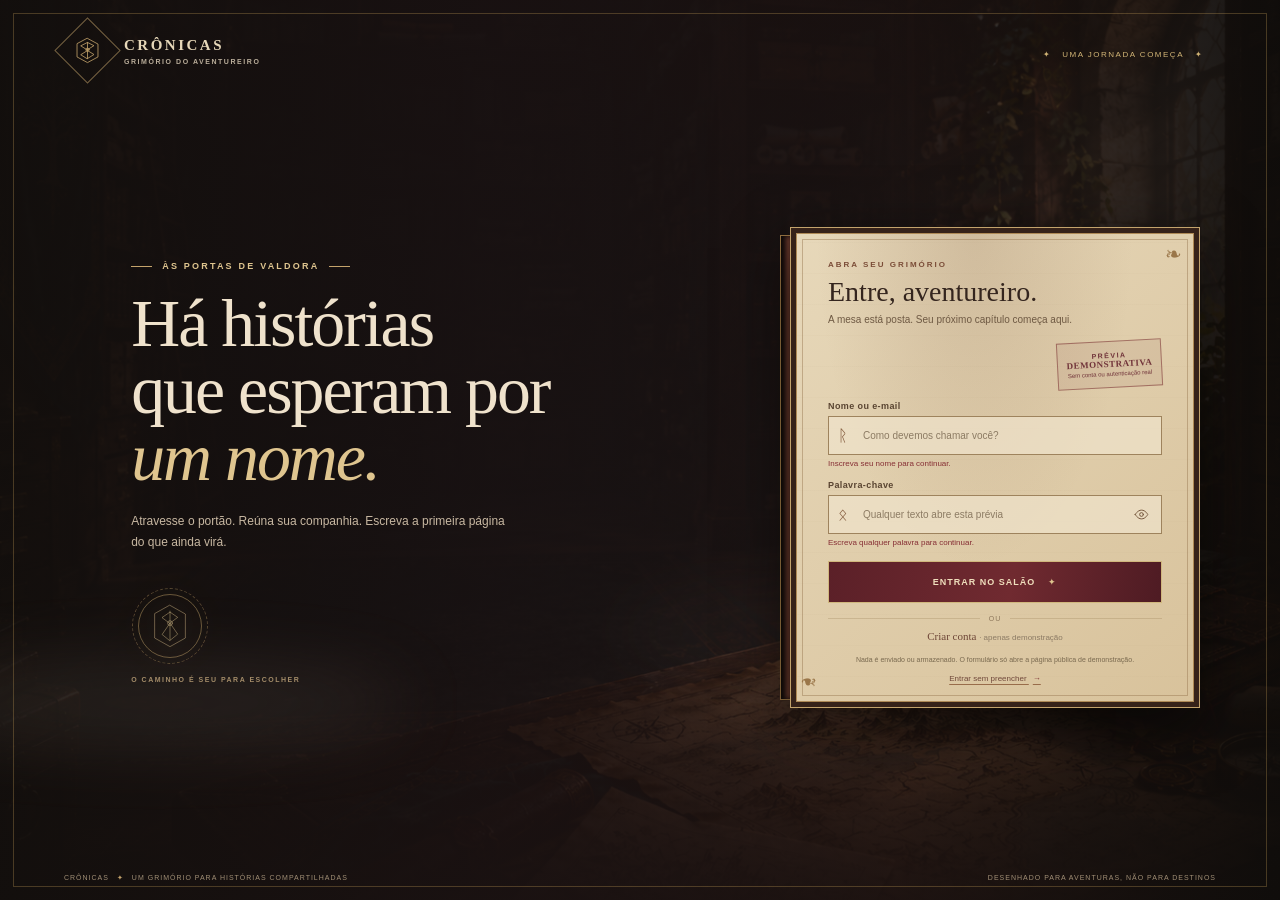
<file: frontend/login.html>
<!doctype html>
<html lang="pt-BR">
  <head>
    <meta charset="UTF-8" />
    <meta name="viewport" content="width=device-width, initial-scale=1.0" />
    <meta name="theme-color" content="#171310" />
    <meta name="description" content="Abra o grimório e entre no salão de aventuras de Crônicas." />
    <title>O chamado — Crônicas</title>
    <link rel="stylesheet" href="styles.css" />
    <script src="app.js" defer></script>
  </head>
  <body class="login-page">
    <main class="login-world">
      <img class="login-castle" src="assets/images/Arquivo Medieval à Luz Dourada.png" alt="Arquivo medieval com mapas e livros iluminados por uma janela dourada" />
      <div class="login-vignette" aria-hidden="true"></div>
      <div class="login-mist mist-one" aria-hidden="true"></div><div class="login-mist mist-two" aria-hidden="true"></div>
      <a class="login-brand" href="index.html" aria-label="Crônicas">
        <span class="brand-seal" aria-hidden="true"><svg viewBox="0 0 36 36"><path d="M18 3 31 10v16l-13 7L5 26V10z"/><path d="M18 8v20M10 12l8-4 8 4-8 5zM10 23l8-5 8 5-8 5z"/><circle cx="18" cy="17" r="2"/></svg></span>
        <span class="brand-word">CRÔNICAS<small>GRIMÓRIO DO AVENTUREIRO</small></span>
      </a>
      <div class="login-edition">✦ <span>UMA JORNADA COMEÇA</span> ✦</div>
      <section class="login-composition" aria-label="Entrada demonstrativa">
        <div class="portal-copy">
          <p class="eyebrow-light"><span></span> ÀS PORTAS DE VALDORA <span></span></p>
          <h1>Há histórias<br />que esperam por<br /><em>um nome.</em></h1>
          <p class="portal-description">Atravesse o portão. Reúna sua companhia. Escreva a primeira página do que ainda virá.</p>
          <div class="portal-crest" aria-hidden="true"><span class="crest-orbit"></span><svg viewBox="0 0 100 100"><path d="M50 7 82 25v50L50 93 18 75V25z"/><path d="M50 19v60M34 32l16-11 16 11-16 12zM34 67l16-23 16 23-16 13z"/><circle cx="50" cy="44" r="5"/></svg></div>
          <span class="portal-caption">O CAMINHO É SEU PARA ESCOLHER</span>
        </div>

        <div class="login-book" id="login-book">
          <div class="book-spine" aria-hidden="true"></div>
          <div class="book-content">
            <p class="eyebrow">ABRA SEU GRIMÓRIO</p>
            <h2>Entre, aventureiro.</h2>
            <p class="book-intro">A mesa está posta. Seu próximo capítulo começa aqui.</p>
            <div class="demo-seal"><span>PRÉVIA</span><b>DEMONSTRATIVA</b><small>Sem conta ou autenticação real</small></div>
            <form class="login-form" id="demo-login" action="index.html" method="post" novalidate>
              <div class="field" data-field="identifier">
                <label class="field-label" for="identifier">Nome ou e-mail</label>
                <div class="input-wrap"><span class="field-rune" aria-hidden="true">ᚱ</span><input class="book-input" id="identifier" name="identifier" type="text" autocomplete="username" placeholder="Como devemos chamar você?" required aria-describedby="identifier-error" /></div>
                <span class="field-error" id="identifier-error">Inscreva seu nome para continuar.</span>
              </div>
              <div class="field" data-field="password">
                <label class="field-label" for="password">Palavra-chave</label>
                <div class="input-wrap"><span class="field-rune" aria-hidden="true">ᛟ</span><input class="book-input" id="password" name="password" type="password" autocomplete="current-password" placeholder="Qualquer texto abre esta prévia" required aria-describedby="password-error" /><button class="password-toggle" type="button" aria-label="Mostrar senha" aria-pressed="false"><svg viewBox="0 0 24 24"><path d="M2 12s3.5-7 10-7 10 7 10 7-3.5 7-10 7S2 12 2 12Z"/><circle cx="12" cy="12" r="3"/></svg></button></div>
                <span class="field-error" id="password-error">Escreva qualquer palavra para continuar.</span>
              </div>
              <p class="login-message" id="login-message" role="status" aria-live="polite"></p>
              <button class="login-submit" type="submit">Entrar no salão <span aria-hidden="true">✦</span></button>
            </form>
            <div class="book-divider"><span>OU</span></div>
            <button class="create-account" type="button" data-demo-action="Criar conta">Criar conta <span>· apenas demonstração</span></button>
            <p class="login-safety">Nada é enviado ou armazenado. O formulário só abre a página pública de demonstração.</p>
            <a class="direct-entry" href="index.html">Entrar sem preencher <span aria-hidden="true">→</span></a>
          </div>
          <span class="book-corner book-corner-top" aria-hidden="true">❧</span><span class="book-corner book-corner-bottom" aria-hidden="true">❧</span>
        </div>
      </section>
      <footer class="login-footer"><span>CRÔNICAS <b>✦</b> UM GRIMÓRIO PARA HISTÓRIAS COMPARTILHADAS</span><span>DESENHADO PARA AVENTURAS, NÃO PARA DESTINOS</span></footer>
    </main>
    <div class="toast" role="status" aria-live="polite"></div>
  </body>
</html>
</file>
<file: frontend/styles.css>
:root {
  color-scheme: dark;
  font-family: "Segoe UI", Arial, sans-serif;
  font-synthesis: none;
  text-rendering: optimizeLegibility;
  --ink: #171310;
  --ink-soft: #211a17;
  --wine: #5b2028;
  --wine-light: #78313a;
  --gold: #c4a36b;
  --gold-light: #dfc58f;
  --paper: #e6d7b8;
  --paper-light: #f1e6cf;
  --leather: #38291f;
  --muted: #b9ad9a;
  --muted-dark: #85796b;
  --line: #594637;
  --serif: Georgia, "Times New Roman", serif;
  --sans: "Segoe UI", Arial, sans-serif;
  --ease-ritual: cubic-bezier(.2, .75, .25, 1);
  --motion-short: 180ms;
  --motion-page: 620ms;
  --shadow-deep: 0 24px 70px #090706a8;
}

* { box-sizing: border-box; }
html { scroll-behavior: smooth; }
body { margin: 0; min-width: 320px; min-height: 100vh; background: var(--ink); color: var(--paper); }
button, input, select, textarea { font: inherit; }
button { color: inherit; }
a { color: inherit; }
button:focus-visible, a:focus-visible, input:focus-visible, select:focus-visible, textarea:focus-visible { outline: 2px solid var(--gold-light); outline-offset: 4px; }
[hidden] { display: none !important; }
.icon-definitions { position: absolute; width: 0; height: 0; overflow: hidden; }
svg { width: 1em; height: 1em; fill: none; stroke: currentColor; stroke-width: 1.6; stroke-linecap: round; stroke-linejoin: round; }

/* Shared identity */
.brand { display: inline-flex; align-items: center; gap: 12px; color: var(--paper); text-decoration: none; }
.brand-seal { display: grid; width: 42px; height: 42px; place-items: center; border: 1px solid #c4a36b8c; transform: rotate(45deg); color: var(--gold); transition: color var(--motion-short), box-shadow var(--motion-short); }
.brand-seal svg { width: 29px; height: 29px; transform: rotate(-45deg); stroke-width: 1; }
.brand:hover .brand-seal { color: var(--gold-light); box-shadow: 0 0 22px #c4a36b3b; }
.brand-word { display: grid; gap: 4px; font: 700 15px var(--serif); letter-spacing: 2.5px; }
.brand-word small { color: var(--muted); font: 600 7px var(--sans); letter-spacing: 1.55px; }
.eyebrow { margin: 0; color: #8a6548; font-size: 9px; font-weight: 700; letter-spacing: 2px; }
.eyebrow-light { display: flex; align-items: center; gap: 10px; color: var(--gold-light); font-size: 9px; font-weight: 700; letter-spacing: 2.2px; }
.eyebrow-light span { width: 21px; height: 1px; background: var(--gold); }
.btn { min-height: 46px; display: inline-flex; align-items: center; justify-content: center; gap: 18px; padding: 0 21px; border: 1px solid transparent; cursor: pointer; font-size: 10px; font-weight: 700; letter-spacing: .8px; text-transform: uppercase; transition: color var(--motion-short), background var(--motion-short), border-color var(--motion-short), transform var(--motion-short); }
.btn svg { width: 17px; height: 17px; }
.btn:hover { transform: translateY(-2px); }
.btn-gold { background: var(--gold); color: var(--ink); }
.btn-gold:hover { background: var(--gold-light); }
.btn-wine { background: var(--wine); border-color: #9a5b50; color: var(--paper-light); }
.btn-wine:hover { background: var(--wine-light); }
.btn-paper-quiet { border-color: #b5a183; background: transparent; color: #51402e; }
.btn-paper-quiet:hover { background: #38291f10; }

/* The hall */
.hall-page { background: #1b1714; }
.app-frame { min-height: 100vh; }
.sidebar { position: fixed; z-index: 20; inset: 0 auto 0 0; display: flex; width: 252px; flex-direction: column; padding: 30px 20px 17px; border-right: 1px solid #8d704442; background: linear-gradient(180deg, #211a17, #191512 72%); }
.sidebar .brand { padding: 0 5px; }
.nav-caption { margin: 63px 0 15px 8px; color: #806f5e; font-size: 8px; font-weight: 700; letter-spacing: 2px; }
.side-nav { display: grid; gap: 5px; }
.side-link { position: relative; display: flex; min-height: 45px; align-items: center; gap: 13px; padding: 0 11px; border: 0; border-left: 1px solid transparent; background: transparent; color: #b5a899; cursor: pointer; font-size: 11px; text-align: left; text-decoration: none; transition: color var(--motion-short), background var(--motion-short), border-color var(--motion-short); }
.side-link svg { width: 17px; height: 17px; color: #a7885b; }
.side-link small { margin-left: auto; color: #8c7b69; font-size: 9px; }
.side-link:hover, .side-link.is-active { border-left-color: var(--gold); background: linear-gradient(90deg, #c4a36b18, transparent); color: var(--paper-light); }
.side-link:hover svg, .side-link.is-active svg { color: var(--gold-light); }
.sidebar-lower { margin-top: auto; }
.guild-motto { position: relative; margin: 0 3px 20px; padding: 18px 13px 17px; border-top: 1px solid #876d4a75; border-bottom: 1px solid #876d4a75; text-align: center; }
.guild-motto::before, .guild-motto::after { position: absolute; left: 50%; width: 34px; height: 1px; background: var(--gold); content: ""; transform: translateX(-50%); }
.guild-motto::before { top: -1px; }.guild-motto::after { bottom: -1px; }
.motto-flourish { color: var(--gold); font-size: 14px; }
.guild-motto p { margin: 9px 0 8px; color: #d0c0a6; font: italic 13px/1.55 var(--serif); }
.guild-motto small { color: #887766; font-size: 8px; letter-spacing: .6px; }
.profile-chip { display: flex; align-items: center; gap: 10px; padding: 13px 5px 0; border-top: 1px solid #62503b7a; }
.profile-monogram, .top-initials { display: grid; width: 34px; height: 34px; flex: none; place-items: center; border: 1px solid #b28d57; border-radius: 50%; background: radial-gradient(circle, #74443a, #38251f); color: var(--paper-light); font: 600 10px var(--serif); }
.profile-chip strong, .profile-chip small { display: block; }
.profile-chip strong { color: #e2d5bd; font: 600 11px var(--serif); }
.profile-chip small { margin-top: 4px; color: #948574; font-size: 8px; }
.online-mark { width: 6px; height: 6px; margin-left: auto; border-radius: 50%; background: #9d9466; box-shadow: 0 0 8px #b5a26b88; }
.main-column { min-height: 100vh; margin-left: 252px; }
.topbar { position: relative; z-index: 5; display: flex; height: 60px; align-items: center; justify-content: space-between; padding: 0 clamp(20px, 4vw, 55px); border-bottom: 1px solid #76604455; background: #1b1714; }
.crumb { color: #9c8a76; font-size: 8px; font-weight: 700; letter-spacing: 1.5px; }
.crumb i { padding: 0 10px; color: #674d39; font-style: normal; }
.crumb strong { color: var(--gold); }
.topbar-actions { display: flex; align-items: center; gap: 14px; }
.demo-ribbon { display: flex; align-items: center; gap: 7px; color: #c2a975; font-size: 7px; font-weight: 700; letter-spacing: 1.2px; }
.demo-ribbon span { width: 5px; height: 5px; border-radius: 50%; background: #c2a975; box-shadow: 0 0 7px #c2a975; }
.top-initials { width: 29px; height: 29px; font-size: 9px; }
.mobile-menu { display: none; }
.sidebar-scrim { display: none; }
.hero-stage { position: relative; display: flex; min-height: min(535px, 66vh); align-items: center; overflow: hidden; isolation: isolate; border-bottom: 1px solid #a67d4d6b; background: #291b18; }
.hero-art, .hero-shade { position: absolute; z-index: -2; inset: 0; width: 100%; height: 100%; }
.hero-art { object-fit: cover; object-position: center 56%; opacity: .87; }
.hero-shade { z-index: -1; background: linear-gradient(90deg, #171310f2 0%, #171310d9 34%, #17131045 70%, #17131068 100%), linear-gradient(0deg, #171310a6, transparent 39%); }
.hero-stage::after { position: absolute; z-index: -1; inset: 12px; border: 1px solid #cfad6b50; content: ""; pointer-events: none; }
.hero-copy { width: min(570px, 66%); padding: 66px 0 62px clamp(35px, 7vw, 95px); animation: reveal-copy 800ms var(--ease-ritual) both; }
.hero-copy .eyebrow-light { margin-bottom: 20px; }
.hero-copy h1 { margin: 0; color: #f0e4cf; font: 500 clamp(35px, 4.8vw, 62px)/1.05 var(--serif); letter-spacing: -1.7px; }
.hero-copy h1 em { color: var(--gold-light); font-weight: 400; }
.hero-description { max-width: 385px; margin: 17px 0 25px; color: #d3c6b2; font-size: 12px; line-height: 1.8; }
.hero-actions { display: flex; align-items: center; gap: 22px; flex-wrap: wrap; }
.hero-secondary { color: #d4c6af; font-size: 9px; letter-spacing: .6px; text-decoration: none; }
.hero-secondary span { margin-left: 7px; color: var(--gold); }
.hero-secondary:hover { color: var(--gold-light); }
.hero-ornament { position: absolute; top: 50%; right: clamp(40px, 13vw, 190px); display: grid; width: 135px; height: 135px; place-items: center; color: #d0ad6f; opacity: .75; transform: translateY(-50%); }
.hero-ornament svg { width: 74px; height: 74px; stroke-width: .8; }
.ornament-ring { position: absolute; inset: 4px; border: 1px solid #c4a36b7a; border-radius: 50%; box-shadow: 0 0 33px #c4a36b23, inset 0 0 30px #c4a36b1a; animation: ring-glow 5s ease-in-out infinite; }
.ornament-ring::before, .ornament-ring::after { position: absolute; inset: 11px; border: 1px solid #c4a36b4a; border-radius: 50%; content: ""; }
.ornament-ring::after { inset: -7px; border-style: dashed; opacity: .55; }
.hero-coordinate, .hero-caption { position: absolute; bottom: 25px; color: #d2bd96; font-size: 7px; font-weight: 700; letter-spacing: 1.4px; }
.hero-coordinate { right: 28px; display: flex; gap: 10px; }
.hero-coordinate i { color: var(--gold); font-style: normal; }
.hero-caption { left: clamp(35px, 7vw, 95px); display: flex; align-items: center; gap: 9px; color: #a99a82; }
.caption-rule { width: 31px; height: 1px; background: var(--gold); }
.content-main { max-width: 1420px; margin: 0 auto; padding: 39px clamp(22px, 5vw, 68px) 18px; }
.section-title-row { display: flex; align-items: end; justify-content: space-between; gap: 20px; margin-bottom: 18px; }
.section-title-row .eyebrow { margin-bottom: 7px; }
.section-title-row h2 { margin: 0; color: var(--paper); font: 500 23px var(--serif); letter-spacing: -.35px; }
.quiet-action { padding: 8px 0; border: 0; background: transparent; color: #cdb47e; cursor: pointer; font-size: 9px; letter-spacing: .5px; }
.quiet-action span { margin-left: 8px; font-size: 15px; }
.quiet-action:hover { color: var(--paper-light); }
.campaign-ledger { display: grid; grid-template-columns: minmax(0, 1fr) minmax(210px, .34fr); border-top: 1px solid #755b414d; border-bottom: 1px solid #755b414d; }
.campaign-entry { position: relative; display: grid; grid-template-columns: 64px minmax(0, 1fr) 24px; align-items: center; gap: 17px; min-height: 120px; padding: 17px 20px 17px 3px; border-bottom: 1px solid #755b414d; }
.campaign-entry { isolation: isolate; overflow: hidden; }
.campaign-entry::after { position: absolute; z-index: 1; inset: 0; background: linear-gradient(90deg, #171310ed 0%, #171310d9 70%, #171310bd 100%); content: ""; }
.campaign-cover { position: absolute; z-index: 0; inset: 0; width: 100%; height: 100%; object-fit: cover; opacity: .44; }
.campaign-entry > :not(.campaign-cover) { position: relative; z-index: 2; }
.campaign-entry:nth-last-child(2) { border-bottom: 0; }
.campaign-sigil { position: relative; display: grid; width: 58px; height: 66px; place-items: center; border: 1px solid #99734b; clip-path: polygon(50% 0, 95% 18%, 89% 76%, 50% 100%, 11% 76%, 5% 18%); color: var(--gold); }
.campaign-sigil::before { position: absolute; inset: 4px; border: 1px solid #99734b88; clip-path: polygon(50% 0, 95% 18%, 89% 76%, 50% 100%, 11% 76%, 5% 18%); content: ""; }
.campaign-sigil span { z-index: 1; font: 27px var(--serif); }
.campaign-sigil i { position: absolute; inset: 0; background: radial-gradient(ellipse, #a77a4829, transparent 70%); }
.sigil-tide { border-color: #759092; color: #a9c0b6; }
.sigil-tide::before { border-color: #75909288; }
.sigil-tide i { background: radial-gradient(ellipse, #577a7529, transparent 70%); }
.campaign-copy { min-width: 0; }
.entry-meta { display: flex; align-items: center; gap: 8px; color: #8c7b69; font-size: 7px; letter-spacing: .8px; }
.entry-status { display: inline-flex; align-items: center; gap: 6px; color: #abb27d; font-weight: 700; }
.entry-status i { width: 5px; height: 5px; border-radius: 50%; background: #a4ad71; box-shadow: 0 0 6px #a4ad7177; }
.entry-status.is-paused { color: #c4a36b; }
.entry-status.is-paused i { background: #c4a36b; }
.campaign-copy h3 { margin: 8px 0 4px; color: #e8dcc8; font: 500 18px var(--serif); }
.campaign-copy p { margin: 0; color: #aa9d8a; font-size: 10px; }
.entry-foot { display: flex; gap: 16px; margin-top: 9px; color: #8b7c6c; font-size: 8px; }
.entry-foot b { color: #ccb783; font-weight: 500; }
.entry-foot .dim-text { color: #887d70; }
.entry-arrow { display: grid; width: 25px; height: 25px; place-items: center; color: #a98858; transition: color var(--motion-short), transform var(--motion-short); }
.entry-arrow svg { width: 16px; }
.entry-arrow:hover { color: var(--gold-light); transform: translateX(3px); }
.next-gathering { display: flex; flex-direction: column; align-items: center; justify-content: center; padding: 20px 15px; border-left: 1px solid #755b414d; background: radial-gradient(ellipse at 50% 42%, #8c51231a, transparent 72%); text-align: center; }
.gathering-spark { display: grid; width: 31px; height: 31px; margin-bottom: 11px; place-items: center; border: 1px solid #a5844e; border-radius: 50%; color: var(--gold); }
.gathering-spark svg { width: 14px; }
.next-gathering .eyebrow { color: #a88c5d; font-size: 7px; }
.next-gathering strong { margin-top: 5px; color: #e4d4b8; font: 500 31px var(--serif); }
.next-gathering strong small { color: var(--gold); font: 700 10px var(--sans); }
.next-gathering > span { margin-top: 1px; color: #a89a83; font-size: 9px; }
.gathering-rule { width: 42px; height: 1px; margin: 13px 0 9px; background: #98774b; }
.next-gathering > p:last-child { margin: 0; color: #d1b679; font: italic 12px var(--serif); }
.adventurers-section { margin-top: 42px; }
.adventurer-title-row { margin-bottom: 8px; }
.folio-counter { color: #917e69; font-size: 7px; letter-spacing: 1px; }
.folio-counter b { margin-right: 5px; color: var(--gold); font: 18px var(--serif); }
.local-note { margin: 0 0 13px; color: #8e8172; font-size: 9px; }
.character-list { border-top: 1px solid #8a684743; }
.character-row { position: relative; display: grid; grid-template-columns: 78px 32px minmax(150px, 1fr) minmax(130px, .55fr) auto; align-items: center; gap: 17px; min-height: 116px; padding: 13px 12px 13px 0; border-bottom: 1px solid #8a684743; transition: background var(--motion-short), padding var(--motion-short); }
.character-row.is-arriving { animation: character-arrives 520ms var(--ease-ritual) both; }
.character-row:hover { padding-left: 8px; background: linear-gradient(90deg, #c4a36b12, transparent 78%); }
.portrait-frame { width: 69px; height: 88px; overflow: hidden; border: 1px solid #a9895c; background: #352821; box-shadow: 0 4px 14px #09070666; }
.portrait-frame img { width: 100%; height: 100%; object-fit: cover; object-position: center 27%; transition: transform 450ms var(--ease-ritual); }
.character-row:hover .portrait-frame img { transform: scale(1.06); }
.character-number { color: #92764d; font: italic 17px var(--serif); }
.character-bio > span { color: #b69c6f; font-size: 7px; font-weight: 700; letter-spacing: 1.2px; }
.character-bio > span i { margin: 0 4px; color: #74624d; font-style: normal; }
.character-bio h3 { margin: 7px 0 3px; color: #eee2cb; font: 500 20px var(--serif); }
.character-bio p { margin: 0; color: #a89a86; font-size: 9px; }
.character-bio p span { color: #746653; }
.character-ability { padding-left: 17px; border-left: 1px solid #725d4261; }
.character-ability small { display: block; color: #847765; font-size: 7px; letter-spacing: .9px; }
.character-ability b { display: block; margin-top: 5px; color: #dbcbad; font: 500 16px var(--serif); }
.character-ability b span { margin-left: 3px; color: #c4a36b; font-size: 12px; }
.sheet-link { display: inline-flex; align-items: center; gap: 9px; padding: 9px 0 9px 10px; border: 0; background: transparent; color: #c4a36b; cursor: pointer; font-size: 8px; letter-spacing: .6px; white-space: nowrap; }
.sheet-link svg { width: 15px; transition: transform var(--motion-short); }
.sheet-link:hover { color: var(--gold-light); }
.sheet-link:hover svg { transform: translateX(3px); }
.empty-grimoire { margin: 22px 0; padding: 40px 18px; border: 1px solid #a5844c6b; background: repeating-linear-gradient(0deg, transparent 0 29px, #7b603525 30px), #e5d6b7; color: #34261e; text-align: center; }
.empty-mark { color: #986c3d; font: 32px var(--serif); }
.empty-grimoire .eyebrow { margin: 12px 0 9px; }
.empty-grimoire h3 { margin: 0; font: 500 25px var(--serif); }
.empty-grimoire > p:not(.eyebrow) { max-width: 400px; margin: 8px auto 19px; color: #63513b; font-size: 11px; line-height: 1.7; }
.hall-footer { display: flex; justify-content: space-between; gap: 12px; margin-top: 35px; padding: 14px 0 5px; border-top: 1px solid #755b414d; color: #827564; font-size: 7px; letter-spacing: 1px; }
.hall-footer b { padding: 0 4px; color: var(--gold); }

/* The character studio */
.creator-view { max-width: 1420px; margin: 0 auto; padding: 34px clamp(20px, 5vw, 68px) 50px; animation: reveal-copy 450ms var(--ease-ritual) both; }
.creator-heading { position: relative; min-height: 235px; padding: 24px clamp(22px, 4vw, 54px); border: 1px solid #83654566; background: linear-gradient(90deg, #15120ff2 0%, #15120fe3 40%, #15120f45 100%), url("assets/images/Mesa%20de%20RPG%20%C3%A0%20Luz%20de%20Velas.png") center 54% / cover; }
.back-link { margin-bottom: 23px; padding: 0; border: 0; background: none; color: #c5a76f; cursor: pointer; font-size: 10px; }
.back-link:hover { color: var(--gold-light); }
.back-link span { margin-left: 5px; }
.creator-heading h1 { margin: 9px 0 7px; color: var(--paper-light); font: 500 clamp(30px, 4vw, 46px) var(--serif); }
.creator-heading h1 em { color: var(--gold); font-weight: 400; }
.creator-heading > p:last-child { margin: 0; color: #aa9b88; font-size: 10px; }
.creator-progress { display: grid; grid-template-columns: repeat(4, 1fr); max-width: 790px; margin: 23px 0 20px; padding: 0; list-style: none; }
.creator-progress li { position: relative; display: flex; align-items: center; gap: 8px; color: #766958; }
.creator-progress li:not(:last-child)::after { position: absolute; top: 13px; left: 43px; right: 13px; height: 1px; background: #6d563e66; content: ""; }
.creator-progress li span { display: grid; width: 27px; height: 27px; flex: none; place-items: center; border: 1px solid #715b40; border-radius: 50%; font: 10px var(--serif); }
.creator-progress li b { position: relative; z-index: 1; padding-right: 9px; background: #1b1714; font-size: 8px; font-weight: 600; }
.creator-progress li.is-current, .creator-progress li.is-complete { color: var(--gold-light); }
.creator-progress li.is-current span, .creator-progress li.is-complete span { border-color: var(--gold); background: #4b3422; color: var(--paper-light); box-shadow: 0 0 13px #c4a36b25; }
.creator-layout { display: grid; grid-template-columns: minmax(0, 1.35fr) minmax(235px, .65fr); align-items: start; gap: 22px; }
.creator-paper { position: relative; min-height: 510px; padding: 31px clamp(20px, 3vw, 40px) 23px; border: 1px solid #c3a774; outline: 1px solid #604a32; outline-offset: -6px; background-color: var(--paper); background-image: repeating-linear-gradient(0deg, transparent 0 31px, #7e634421 32px); box-shadow: var(--shadow-deep); color: #35271e; }
.creator-paper::before { position: absolute; inset: 0; background: radial-gradient(ellipse at 0% 0%, #fff8df7a, transparent 53%), linear-gradient(90deg, #5139230a, transparent 14%, transparent 86%, #5139230a); content: ""; pointer-events: none; }
.paper-corner { position: absolute; z-index: 1; width: 24px; height: 24px; border-color: #917448; border-style: solid; }
.corner-tl { top: 10px; left: 10px; border-width: 1px 0 0 1px; }.corner-br { right: 10px; bottom: 10px; border-width: 0 1px 1px 0; }
.creator-step { position: relative; z-index: 1; }
.creator-step.is-entering-from-next { animation: page-turn-forward 360ms var(--ease-ritual) both; }
.creator-step.is-entering-from-previous { animation: page-turn-backward 360ms var(--ease-ritual) both; }
.creator-step > .eyebrow { color: #8b6239; }
.creator-step h2 { margin: 7px 0 6px; color: #34261e; font: 500 clamp(23px, 3vw, 31px) var(--serif); }
.step-intro { margin: 0 0 23px; color: #6f5d48; font-size: 10px; line-height: 1.6; }
.field-label { display: block; margin: 17px 0 7px; color: #473729; font-size: 9px; font-weight: 700; letter-spacing: .4px; }
.field-label > span:first-child { color: var(--wine); }
.optional-label { float: right; color: #8d7d65; font-size: 8px; font-weight: 400; }
.paper-input { width: 100%; min-height: 42px; padding: 10px 12px; border: 1px solid #a38b64; border-radius: 0; background: #f3e8d1bd; color: #30241c; color-scheme: light; font-size: 11px; }
.paper-input::placeholder { color: #97876f; }
.paper-input:focus { outline-color: #8c653f; }
.paper-input[aria-invalid="true"] { border-color: #9b333b; }
.paper-textarea { min-height: 88px; resize: vertical; line-height: 1.6; }
.field-error { display: block; min-height: 0; margin-top: 4px; color: #8b2931; font-size: 9px; }
.field-error:empty { display: none; }
.choice-field { min-width: 0; margin: 18px 0 0; padding: 0; border: 0; }
.choice-field legend { width: 100%; margin-bottom: 8px; color: #473729; font-size: 9px; font-weight: 700; }
.selection-hint { float: right; color: #8b744f; font-size: 8px; font-weight: 400; }
.choice-row { display: grid; grid-template-columns: repeat(3, minmax(0, 1fr)); gap: 8px; }
.class-gallery { display: grid; grid-template-columns: repeat(5, minmax(0, 1fr)); gap: 8px; }
.class-option { position: relative; display: flex; min-width: 0; min-height: 112px; align-items: end; justify-content: center; overflow: hidden; padding: 0; border: 1px solid #9a815e; background: #251d18; color: var(--paper-light); cursor: pointer; isolation: isolate; transition: border-color var(--motion-short), box-shadow var(--motion-short), transform var(--motion-short); }
.class-option::after { position: absolute; z-index: 0; inset: 0; background: linear-gradient(0deg, #171310f2 0%, #17131060 48%, #17131012 100%); content: ""; }
.class-option img { position: absolute; z-index: -1; inset: 0; width: 100%; height: 100%; object-fit: cover; object-position: center 27%; opacity: .88; transition: opacity var(--motion-short), transform 350ms var(--ease-ritual); }
.class-option span { position: relative; z-index: 1; width: 100%; padding: 27px 3px 8px; color: #f1e6cf; font: 600 10px/1.2 var(--serif); text-align: center; text-shadow: 0 1px 5px #000; }
.class-option:hover { transform: translateY(-2px); }
.class-option:hover img { opacity: 1; transform: scale(1.06); }
.class-option.is-selected { border-color: #7c3b31; box-shadow: inset 0 0 0 2px #d3ad70, 0 0 0 1px #7c3b31; }
.class-option:focus-visible { outline-color: #7c3b31; }
.choice-tile { display: grid; min-height: 88px; justify-items: start; align-content: center; padding: 10px; border: 1px solid #ae9874; background: #f0e4ca9c; color: #423326; cursor: pointer; text-align: left; transition: border-color var(--motion-short), background var(--motion-short), transform var(--motion-short); }
.choice-tile:hover { transform: translateY(-2px); }
.choice-tile.is-selected { border-color: #7c3b31; background: #e2d0ae; box-shadow: inset 0 0 0 1px #7c3b3152, 0 0 0 0 #9b754800; animation: choice-awaken 360ms var(--ease-ritual); }
.choice-glyph { display: grid; width: 22px; height: 22px; margin-bottom: 4px; place-items: center; color: #82563b; }
.choice-glyph svg { width: 19px; height: 19px; stroke-width: 1.45; }
.choice-insight { margin: 9px 0 2px; padding: 8px 10px; border-left: 2px solid #9b7548; background: #b7976728; color: #6e5941; font: italic 10px/1.55 var(--serif); }
.review-history { grid-column: 1 / -1; }
.choice-tile b { color: #35271e; font: 600 11px var(--serif); }
.choice-tile small { margin-top: 3px; color: #77644e; font-size: 8px; }
.portrait-field { margin-bottom: 20px; }
.portrait-options { display: flex; gap: 12px; }
.portrait-option { display: grid; width: 92px; gap: 5px; padding: 5px; border: 1px solid #a99370; background: #f0e4ca; color: #4b392a; cursor: pointer; font-size: 8px; }
.portrait-option img { width: 100%; height: 106px; object-fit: cover; object-position: center 26%; filter: saturate(.8); }
.portrait-option span { padding: 3px 0; }
.portrait-option.is-selected { border-color: #793e33; box-shadow: 0 0 0 1px #793e3366; color: #692a31; }
.portrait-option.is-selected img { filter: none; }
.prototype-note { display: flex; gap: 10px; align-items: center; margin-top: 16px; padding: 10px; border-left: 2px solid #9e7548; background: #b7976730; color: #67523c; }
.prototype-note svg { flex: none; color: #8c6036; }
.prototype-note p { margin: 0; font-size: 9px; line-height: 1.5; }
.attribute-list { display: grid; grid-template-columns: 1fr 1fr; gap: 0 25px; }
.attribute-line { display: flex; min-height: 53px; align-items: center; justify-content: space-between; border-bottom: 1px solid #947a543d; }
.attribute-line > span { display: flex; align-items: center; gap: 11px; }
.attribute-line > span b { color: #8a573b; font: 700 8px var(--sans); letter-spacing: .7px; }
.attribute-line > span strong { color: #443326; font: 500 13px var(--serif); }
.attribute-line input { width: 49px; height: 34px; border: 1px solid #a8916c; background: #f6ead2; color: #3a2b21; font: 600 15px var(--serif); text-align: center; }
.attribute-footnote { margin: 13px 0 0; color: #7f6c54; font-size: 8px; line-height: 1.5; }
.story-label { margin-top: 16px; }
.review-block { margin-top: 20px; padding: 14px 15px; border: 1px solid #a48c66; background: #d8c6a575; }
.review-block .eyebrow { margin-bottom: 9px; }
.review-block dl { display: grid; grid-template-columns: 1fr 1fr; gap: 9px; margin: 0; }
.review-block dl div { min-width: 0; }
.review-block dt { color: #847052; font-size: 8px; }
.review-block dd { overflow-wrap: anywhere; margin: 3px 0 0; color: #3a2b21; font: 500 12px var(--serif); }
.creator-controls { position: relative; z-index: 1; display: flex; min-height: 66px; align-items: end; justify-content: space-between; gap: 10px; padding-top: 17px; border-top: 1px solid #876b454f; }
.step-count { align-self: end; margin: 0 auto 15px; color: #806a4f; font: italic 12px var(--serif); }
.creator-controls .btn { min-height: 40px; padding: 0 13px; font-size: 8px; }
.hero-preview { position: sticky; top: 22px; overflow: hidden; padding: 23px 22px 19px; border: 1px solid #76533a; background: radial-gradient(ellipse at 50% 35%, #75472a3b, transparent 60%), linear-gradient(145deg, #2b211b, #181513 73%); text-align: center; box-shadow: 0 15px 40px #09070655; }
.hero-preview::before { position: absolute; inset: 7px; border: 1px solid #b5904b51; content: ""; pointer-events: none; }
.hero-preview > * { position: relative; }
.hero-preview .eyebrow-light { justify-content: center; font-size: 7px; }
.hero-preview .eyebrow-light span { width: 13px; }
.preview-frame { position: relative; width: min(100%, 225px); height: 228px; margin: 16px auto 13px; border: 1px solid #b6965c; padding: 5px; background: #171310; }
.preview-frame img { width: 100%; height: 100%; object-fit: cover; object-position: center 25%; }
.preview-frame.is-changing img { animation: portrait-arrives 420ms var(--ease-ritual) both; }
.preview-seal { position: absolute; right: -12px; bottom: -10px; display: grid; width: 36px; height: 36px; place-items: center; border: 1px solid #dfc68c; border-radius: 50%; background: var(--wine); color: #f0dba9; font-size: 15px; box-shadow: 0 3px 10px #0907069c; }
.preview-kicker { margin: 0; color: #a58451; font-size: 7px; font-weight: 700; letter-spacing: 1.2px; }
.hero-preview h3 { margin: 7px 0 3px; color: var(--paper-light); font: 500 21px var(--serif); }
.preview-line { margin: 0; color: #c3b39c; font-size: 9px; }
.preview-line i { padding: 0 4px; color: var(--gold); font-style: normal; }
.preview-rule { width: 54px; height: 1px; margin: 15px auto 11px; background: #aa8350; }
.preview-origin-label { margin: 0 0 4px; color: #8b765d; font-size: 7px; letter-spacing: 1px; }
.preview-origin { min-height: 16px; margin: 0; color: #dfcba5; font: italic 12px var(--serif); }
.preview-disclaimer { margin: 18px 0 0; color: #887966; font-size: 7px; }

/* Character sheet */
.sheet-dialog { position: fixed; width: min(620px, calc(100% - 24px)); max-height: min(88vh, 850px); overflow: auto; padding: 0; border: 1px solid #c3a36f; background: var(--paper); color: #35271e; box-shadow: 0 25px 100px #000c; }
.sheet-dialog::backdrop { background: #0b0807d9; backdrop-filter: blur(4px); }
.exit-dialog { position: fixed; width: min(460px, calc(100% - 28px)); padding: 0; border: 1px solid #b9965f; background: #e8d9bd; color: #38291f; box-shadow: 0 25px 100px #000d; }
.exit-dialog::backdrop { background: #0b0807d9; backdrop-filter: blur(4px); }
.exit-dialog-content { margin: 7px; padding: 24px clamp(18px, 5vw, 34px) 25px; border: 1px solid #ab9166; background: repeating-linear-gradient(0deg, transparent 0 30px, #89734e18 31px), #ebddc2; }
.exit-dialog-content h2 { margin: 8px 0; color: #34251e; font: 500 clamp(23px, 5vw, 30px)/1.15 var(--serif); }
.exit-dialog-content > p:not(.eyebrow) { margin: 0; color: #6e5943; font-size: 12px; line-height: 1.65; }
.exit-dialog-actions { display: flex; justify-content: flex-end; flex-wrap: wrap; gap: 9px; margin-top: 22px; }
.exit-dialog-actions .btn { min-height: 42px; font-size: 8px; }
.dialog-close { position: sticky; z-index: 2; top: 10px; float: right; display: grid; width: 35px; height: 35px; margin: 10px 10px -45px 0; place-items: center; border: 1px solid #96774d; background: #eadbbd; color: #463426; cursor: pointer; }
.dialog-close svg { width: 17px; }
.sheet-document { position: relative; margin: 9px; padding: 25px clamp(18px, 5vw, 42px) 26px; border: 1px solid #ab9166; background: repeating-linear-gradient(0deg, transparent 0 30px, #89734e18 31px), #ebddc2; }
.sheet-portrait { width: 102px; height: 128px; float: right; margin: 12px 0 17px 22px; padding: 4px; border: 1px solid #947448; background: #f5e8ce; }
.sheet-portrait img { width: 100%; height: 100%; object-fit: cover; object-position: center 25%; }
.sheet-heading { min-height: 142px; padding-top: 15px; }
.sheet-heading .eyebrow { color: #875d39; font-size: 8px; }
.sheet-heading h2 { margin: 10px 0 5px; color: #33251e; font: 500 clamp(27px, 6vw, 39px) var(--serif); }
.sheet-heading > p:last-child { margin: 0; color: #725b40; font-size: 10px; }
.sheet-divider { display: flex; align-items: center; gap: 12px; margin: 15px 0; color: #956c3e; }
.sheet-divider::before, .sheet-divider::after { height: 1px; flex: 1; background: #94764e8c; content: ""; }
.sheet-details { display: grid; grid-template-columns: 1fr 1fr; gap: 10px; }
.sheet-details div { display: grid; gap: 4px; }
.sheet-details small { color: #826c4d; font-size: 7px; letter-spacing: 1px; }
.sheet-details b { color: #3b2d22; font: 500 12px var(--serif); }
.sheet-story { min-height: 38px; margin: 17px 0; color: #5f4e3b; font: italic 12px/1.7 var(--serif); }
.sheet-attributes { display: grid; grid-template-columns: repeat(6, 1fr); gap: 6px; }
.sheet-stat { display: grid; min-height: 62px; align-content: center; border: 1px solid #a58b64; background: #f2e5cb; text-align: center; }
.sheet-stat b { color: #7a4c33; font-size: 7px; letter-spacing: .8px; }
.sheet-stat span { margin-top: 3px; color: #35271e; font: 600 17px var(--serif); }
.sheet-warning { margin: 17px 0 0; padding-top: 9px; border-top: 1px solid #9f83584f; color: #7d6548; font-size: 8px; line-height: 1.5; }
.sheet-actions { display: flex; justify-content: flex-end; margin-top: 14px; }
.sheet-actions .btn { min-height: 44px; color: #51402e; }
.toast { position: fixed; z-index: 50; right: 22px; bottom: 22px; max-width: min(380px, calc(100vw - 30px)); padding: 13px 16px; border: 1px solid #bd9a62; background: #271d18; color: #e8d8b8; font-size: 10px; line-height: 1.5; box-shadow: var(--shadow-deep); opacity: 0; pointer-events: none; transform: translateY(10px); transition: opacity 180ms, transform 180ms; }
.toast.is-visible { opacity: 1; transform: translateY(0); }

/* Login: the castle, portal and open grimoire */
.login-page { overflow-x: hidden; background: #100d0b; }
.login-world { position: relative; display: flex; min-height: 100vh; flex-direction: column; isolation: isolate; overflow: hidden; padding: 27px clamp(20px, 5vw, 70px) 18px; }
.login-castle, .login-vignette { position: absolute; z-index: -2; inset: 0; width: 100%; height: 100%; }
.login-castle { object-fit: cover; object-position: center 48%; animation: castle-reveal 2s var(--ease-ritual) both; }
.login-vignette { z-index: -1; background: linear-gradient(90deg, #130f0df2 0%, #1b1212db 38%, #221513a8 70%, #100d0bf2 100%), linear-gradient(0deg, #100d0bf2 0%, transparent 28%, #100d0b62 100%); }
.login-world::after { position: absolute; z-index: -1; inset: 13px; border: 1px solid #bb965353; content: ""; pointer-events: none; }
.login-brand { position: relative; z-index: 3; display: inline-flex; width: max-content; align-items: center; gap: 13px; color: var(--paper); text-decoration: none; }
.login-brand .brand-seal { width: 47px; height: 47px; }
.login-edition { position: absolute; top: 50px; right: clamp(25px, 6vw, 85px); color: #d2b576; font-size: 8px; letter-spacing: 1.5px; }
.login-edition span { padding: 0 7px; }
.login-composition { display: grid; width: min(1120px, 100%); flex: 1; grid-template-columns: minmax(0, 1fr) minmax(325px, 420px); align-items: center; gap: clamp(32px, 7vw, 100px); margin: 14px auto 27px; }
.portal-copy { position: relative; min-height: 440px; display: flex; flex-direction: column; justify-content: center; padding-left: clamp(0px, 4vw, 60px); animation: reveal-copy 1s 350ms var(--ease-ritual) both; }
.portal-copy > .eyebrow-light { margin-bottom: 19px; }
.portal-copy h1 { margin: 0; color: #efe2cc; font: 500 clamp(38px, 5.3vw, 70px)/.99 var(--serif); letter-spacing: -2px; }
.portal-copy h1 em { color: var(--gold-light); font-weight: 400; }
.portal-description { max-width: 375px; margin: 19px 0 15px; color: #c8b8a2; font-size: 12px; line-height: 1.8; }
.portal-crest { position: relative; display: grid; width: 78px; height: 78px; margin-top: 18px; place-items: center; color: var(--gold-light); filter: drop-shadow(0 0 12px #d3ad6266); animation: crest-arrive 1.1s 300ms var(--ease-ritual) both; }
.portal-crest svg { width: 48px; height: 48px; stroke-width: .9; }
.crest-orbit { position: absolute; inset: 7px; border: 1px solid #c4a36b7a; border-radius: 50%; animation: ring-glow 4.5s ease-in-out infinite; }
.crest-orbit::before { position: absolute; inset: -7px; border: 1px dashed #c4a36b63; border-radius: 50%; content: ""; }
.portal-caption { margin-top: 11px; color: #a28b68; font-size: 7px; font-weight: 700; letter-spacing: 1.5px; }
.login-mist { position: absolute; z-index: -1; width: 40vw; height: 70px; border-radius: 50%; background: #ead0b61a; filter: blur(38px); pointer-events: none; }
.mist-one { bottom: 18%; left: -8%; animation: drift 15s ease-in-out infinite alternate; }.mist-two { right: 12%; bottom: 26%; opacity: .5; animation: drift 19s ease-in-out infinite alternate-reverse; }
.login-book { position: relative; width: 100%; padding: 0 0 0 10px; perspective: 1100px; animation: book-open 1s 850ms var(--ease-ritual) both; }
.book-spine { position: absolute; top: 8px; bottom: 8px; left: 0; width: 18px; border: 1px solid #9d7846; background: linear-gradient(90deg, #2a1715, #64362b 45%, #241815); box-shadow: inset 3px 0 5px #0d0908; }
.book-content { position: relative; padding: 32px clamp(24px, 3vw, 37px) 24px; border: 1px solid #c3a36c; background: radial-gradient(ellipse at 45% 0%, #7450372e, transparent 50%), repeating-linear-gradient(0deg, transparent 0 30px, #a18a6411 31px), linear-gradient(140deg, #e7d8ba, #d8c29b); color: #38291f; box-shadow: 0 21px 56px #060403a8, inset 0 0 0 5px #362219, inset 0 0 0 6px #ae8955; transform-origin: left center; }
.book-content::before { position: absolute; inset: 11px; border: 1px solid #96774f77; content: ""; pointer-events: none; }
.book-content > * { position: relative; }
.book-content .eyebrow { color: #7b4d38; font-size: 8px; }
.book-content h2 { margin: 7px 0 4px; color: #34251e; font: 500 28px var(--serif); }
.book-intro { margin: 0 0 14px; color: #6e5943; font-size: 10px; line-height: 1.5; }
.demo-seal { display: grid; width: 105px; min-height: 47px; justify-items: center; align-content: center; margin: 0 0 13px auto; border: 1px solid #803b3a99; background: #67272c12; color: #71343a; transform: rotate(-3deg); }
.demo-seal span { font-size: 7px; font-weight: 700; letter-spacing: 1.5px; }
.demo-seal b { font: 700 9px var(--serif); letter-spacing: .5px; }
.demo-seal small { margin-top: 2px; font-size: 6px; }
.login-form { display: grid; gap: 12px; }
.login-form .field { animation: fields-arrive 600ms var(--ease-ritual) both; }
.login-form .field:nth-child(1) { animation-delay: 1.45s; }.login-form .field:nth-child(2) { animation-delay: 1.58s; }
.login-form .field-label { margin: 0 0 5px; color: #594431; font-size: 9px; font-weight: 700; letter-spacing: .4px; }
.input-wrap { position: relative; }
.field-rune { position: absolute; top: 50%; left: 10px; color: #80583a; font: 16px var(--serif); transform: translateY(-50%); }
.book-input { width: 100%; height: 39px; padding: 0 38px 0 34px; border: 1px solid #9e835d; border-radius: 0; background: #f1e5cdad; color: #35261e; font-size: 10px; outline: none; transition: border-color var(--motion-short), box-shadow var(--motion-short); }
.book-input::placeholder { color: #8c7b63; }
.book-input:focus { border-color: #6f302e; box-shadow: 0 0 0 2px #6f302e23; }
.book-input[aria-invalid="true"] { border-color: #8e3339; }
.login-form .field-error { color: #862e34; font-size: 8px; }
.password-toggle { position: absolute; top: 50%; right: 7px; display: grid; width: 27px; height: 27px; place-items: center; border: 0; background: transparent; color: #76583e; cursor: pointer; transform: translateY(-50%); }
.password-toggle svg { width: 15px; }
.login-message { display: none; margin: 0; padding: 8px 9px; border: 1px solid #9e4a43; background: #873c3114; color: #792f34; font-size: 9px; }
.login-message.is-visible { display: block; }
.login-submit { display: flex; width: 100%; min-height: 42px; align-items: center; justify-content: center; gap: 13px; margin-top: 2px; border: 1px solid #d0b77d; background: linear-gradient(100deg, #5b2028, #702a30 55%, #4e1b23); color: #f0dfbd; cursor: pointer; font-size: 9px; font-weight: 700; letter-spacing: 1px; text-transform: uppercase; transition: box-shadow var(--motion-short), background var(--motion-short); animation: fields-arrive 600ms 1.72s var(--ease-ritual) both; }
.login-submit:hover { background: linear-gradient(100deg, #6b2932, #82363b 55%, #5b2028); box-shadow: 0 0 18px #7b36324d; }
.login-submit span { color: var(--gold-light); }
.book-divider { display: flex; align-items: center; gap: 9px; margin: 12px 0 4px; color: #8c765a; font-size: 7px; letter-spacing: 1px; }
.book-divider::before, .book-divider::after { height: 1px; flex: 1; background: #9c80574f; content: ""; }
.create-account { display: block; margin: 0 auto; padding: 4px; border: 0; background: none; color: #6e4637; cursor: pointer; font: 500 11px var(--serif); }
.create-account:hover { color: #862f34; }
.create-account span { color: #8b7a64; font: 8px var(--sans); }
.login-safety { margin: 9px 0 0; color: #79694f; font-size: 7px; line-height: 1.5; text-align: center; }
.direct-entry { display: block; width: max-content; margin: 8px auto 0; color: #70483a; font-size: 8px; text-decoration-color: #986c4a; text-underline-offset: 3px; }
.direct-entry span { margin-left: 4px; color: #7c3334; }
.book-corner { position: absolute; z-index: 1; color: #9a7649; font: 20px var(--serif); pointer-events: none; }
.book-corner-top { top: 15px; right: 18px; }.book-corner-bottom { bottom: 14px; left: 20px; transform: rotate(180deg); }
.login-footer { display: flex; justify-content: space-between; gap: 12px; color: #a18f76; font-size: 7px; letter-spacing: 1px; }
.login-footer b { padding: 0 5px; color: var(--gold); }
.login-page.is-departing .login-book { animation: book-close 520ms var(--ease-ritual) both; }
.login-page.is-departing .login-world { animation: portal-depart 620ms ease-in both; }

/* Motion is decorative only and can always be reduced by the operating system. */
@keyframes reveal-copy { from { opacity: 0; transform: translateY(12px); } to { opacity: 1; transform: translateY(0); } }
@keyframes castle-reveal { 0% { opacity: .12; transform: scale(1.035); filter: brightness(.48); } 55% { opacity: .85; } 100% { opacity: 1; transform: scale(1); filter: brightness(1); } }
@keyframes crest-arrive { 0% { opacity: 0; transform: scale(.72) rotate(-12deg); filter: drop-shadow(0 0 0 transparent); } 70% { opacity: 1; transform: scale(1.05) rotate(2deg); } 100% { transform: scale(1); filter: drop-shadow(0 0 12px #d3ad6266); } }
@keyframes book-open { from { opacity: 0; transform: perspective(1000px) rotateY(-13deg) translateX(24px); } to { opacity: 1; transform: perspective(1000px) rotateY(0) translateX(0); } }
@keyframes book-close { to { opacity: 0; transform: perspective(1000px) rotateY(-10deg) translateX(16px); } }
@keyframes fields-arrive { from { opacity: 0; transform: translateY(7px); } to { opacity: 1; transform: translateY(0); } }
@keyframes ring-glow { 0%, 100% { box-shadow: 0 0 17px #c4a36b14, inset 0 0 18px #c4a36b0d; } 50% { box-shadow: 0 0 31px #c4a36b39, inset 0 0 25px #c4a36b1c; } }
@keyframes drift { from { transform: translateX(-8%) scaleX(.85); } to { transform: translateX(13%) scaleX(1.2); } }
@keyframes portal-depart { to { opacity: 0; transform: scale(1.015); filter: brightness(1.35); } }
@keyframes page-turn { from { opacity: .6; transform: translateX(8px); } to { opacity: 1; transform: translateX(0); } }
@keyframes page-turn-forward { from { opacity: 0; transform: translateX(18px) rotateY(-2deg); } to { opacity: 1; transform: translateX(0) rotateY(0); } }
@keyframes page-turn-backward { from { opacity: 0; transform: translateX(-18px) rotateY(2deg); } to { opacity: 1; transform: translateX(0) rotateY(0); } }
@keyframes choice-awaken { 45% { box-shadow: inset 0 0 0 1px #7c3b3152, 0 0 0 4px #9b75482b; } 100% { box-shadow: inset 0 0 0 1px #7c3b3152, 0 0 0 0 #9b754800; } }
@keyframes character-arrives { from { opacity: 0; transform: translateY(12px); } to { opacity: 1; transform: translateY(0); } }
@keyframes portrait-arrives { from { opacity: .45; transform: scale(.96); } to { opacity: 1; transform: scale(1); } }

/* Tablet and mobile layouts */
@media (max-width: 1050px) {
  .sidebar { width: 220px; }
  .main-column { margin-left: 220px; }
  .hero-ornament { right: 7%; width: 110px; height: 110px; }
  .campaign-ledger { grid-template-columns: minmax(0, 1fr) 200px; }
  .character-row { grid-template-columns: 68px 22px minmax(135px, 1fr) minmax(100px, .45fr) auto; gap: 11px; }
  .portrait-frame { width: 62px; height: 80px; }
  .sheet-link { font-size: 0; gap: 0; }
  .sheet-link svg { width: 18px; }
  .creator-layout { grid-template-columns: minmax(0, 1fr) 250px; gap: 15px; }
}
@media (max-width: 760px) {
  .class-gallery { grid-template-columns: repeat(4, minmax(0, 1fr)); }
  .sidebar { width: min(320px, 86vw); padding-top: max(22px, env(safe-area-inset-top)); padding-bottom: max(18px, env(safe-area-inset-bottom)); transform: translateX(-102%); transition: transform 320ms var(--ease-ritual); box-shadow: 18px 0 50px #0009; }
  .sidebar.is-open { transform: translateX(0); }
  .sidebar-scrim { position: fixed; z-index: 15; inset: 0; display: block; border: 0; background: #080604a8; opacity: 0; pointer-events: none; transition: opacity 260ms ease; }
  .sidebar-scrim.is-visible { opacity: 1; pointer-events: auto; }
  .main-column { margin-left: 0; }
  .mobile-menu { display: grid; width: 44px; height: 44px; flex: none; place-items: center; margin-left: -10px; border: 0; border-radius: 50%; background: transparent; color: var(--gold); cursor: pointer; -webkit-tap-highlight-color: transparent; }
  .mobile-menu svg { width: 21px; height: 21px; overflow: visible; }
  .mobile-menu svg path { transform-origin: center; transition: transform 260ms var(--ease-ritual), opacity 180ms ease; }
  .mobile-menu[aria-expanded="true"] svg path:first-child { transform: translateY(6px) rotate(45deg); }
  .mobile-menu[aria-expanded="true"] svg path:nth-child(2) { opacity: 0; transform: scaleX(.2); }
  .mobile-menu[aria-expanded="true"] svg path:last-child { transform: translateY(-6px) rotate(-45deg); }
  .topbar { min-height: 56px; height: auto; padding: 4px 14px; }
  .crumb { margin-right: auto; margin-left: 7px; font-size: 7px; }
  .topbar-actions { gap: 8px; }
  .demo-ribbon { font-size: 6px; letter-spacing: .7px; }
  .demo-ribbon span { width: 4px; height: 4px; }
  .top-initials { width: 26px; height: 26px; }
  .hero-stage { min-height: 490px; align-items: end; }
  .hero-art { object-position: 62% center; }
  .hero-shade { background: linear-gradient(90deg, #171310d9, #17131055), linear-gradient(0deg, #171310 0%, #171310d9 20%, transparent 74%); }
  .hero-copy { width: 100%; padding: 95px 27px 74px; }
  .hero-copy h1 { font-size: clamp(39px, 9vw, 58px); }
  .hero-description { max-width: 340px; font-size: 11px; }
  .hero-ornament { top: 34%; right: 9%; width: 78px; height: 78px; opacity: .62; }
  .hero-ornament svg { width: 47px; height: 47px; }
  .hero-coordinate { right: 22px; bottom: 16px; font-size: 6px; }
  .hero-caption { bottom: 17px; left: 25px; font-size: 6px; }
  .content-main { padding: 30px 22px 16px; }
  .campaign-ledger { grid-template-columns: 1fr; }
  .campaign-entry { min-height: 109px; grid-template-columns: 55px minmax(0, 1fr) 20px; gap: 12px; padding: 14px 4px; }
  .campaign-sigil { width: 51px; height: 58px; }
  .campaign-copy h3 { font-size: 16px; }
  .campaign-copy p { font-size: 9px; line-height: 1.5; }
  .entry-foot { flex-wrap: wrap; gap: 5px 12px; }
  .next-gathering { display: grid; grid-template-columns: 38px 1fr auto; justify-items: start; gap: 3px 9px; padding: 13px; border-top: 1px solid #755b414d; border-left: 0; text-align: left; }
  .gathering-spark { grid-row: span 2; width: 32px; height: 32px; margin: 0; }
  .next-gathering .eyebrow { align-self: end; }
  .next-gathering strong { grid-column: 2; margin: 0; font-size: 22px; }
  .next-gathering > span { grid-column: 3; grid-row: 2; align-self: center; }
  .gathering-rule { display: none; }
  .next-gathering > p:last-child { grid-column: 2 / 4; margin-top: 3px; font-size: 10px; }
  .adventurers-section { margin-top: 32px; }
  .section-title-row h2 { font-size: 20px; }
  .character-row { grid-template-columns: 60px 20px minmax(0, 1fr) 24px; gap: 10px; min-height: 94px; padding: 10px 3px 10px 0; }
  .portrait-frame { width: 55px; height: 70px; }
  .character-number { font-size: 13px; }
  .character-bio > span { font-size: 6px; letter-spacing: .8px; }
  .character-bio h3 { font-size: 17px; }
  .character-bio p { font-size: 8px; }
  .character-ability { display: none; }
  .sheet-link { padding: 8px 0; }
  .hall-footer { flex-direction: column; font-size: 6px; }
  .creator-view { padding: 23px 16px 34px; }
  .creator-heading { padding-top: 5px; }
  .back-link { margin-bottom: 18px; }
  .creator-progress { margin: 18px 0 15px; }
  .creator-progress li { justify-content: center; }
  .creator-progress li b { display: none; }
  .creator-progress li:not(:last-child)::after { left: calc(50% + 18px); right: calc(-50% + 18px); }
  .creator-layout { grid-template-columns: 1fr; }
  .creator-paper { grid-row: 2; min-height: 0; padding: 27px 21px 20px; }
  .hero-preview { position: relative; top: 0; display: grid; grid-template-columns: 105px 1fr; align-items: center; column-gap: 15px; padding: 15px; text-align: left; }
  .hero-preview .eyebrow-light { grid-column: 1 / -1; justify-content: start; margin: 0 0 10px; }
  .preview-frame { grid-row: span 5; width: 105px; height: 117px; margin: 0; }
  .preview-seal { right: -8px; width: 26px; height: 26px; font-size: 11px; }
  .preview-kicker { align-self: end; font-size: 6px; }
  .hero-preview h3 { align-self: end; font-size: 18px; }
  .preview-line { align-self: start; }
  .preview-rule { width: 100%; margin: 7px 0; }
  .preview-origin-label { margin: 0; font-size: 6px; }
  .preview-origin { min-height: auto; font-size: 10px; }
  .preview-disclaimer { grid-column: 1 / -1; margin: 10px 0 0; }
  .creator-controls { flex-wrap: wrap; align-items: center; gap: 9px; }
  .creator-controls .btn { min-height: 44px; }
  .step-count { order: -1; width: 100%; margin: 0 0 2px; text-align: center; }
  .paper-input, .attribute-line input { min-height: 44px; font-size: 16px; }
  .choice-tile, .portrait-option { min-height: 44px; }
  .login-world { padding: 22px 20px 16px; }
  .login-brand .brand-seal { width: 39px; height: 39px; }
  .login-brand .brand-word { font-size: 13px; }
  .login-edition { top: 37px; right: 22px; font-size: 6px; }
  .login-composition { max-width: 430px; grid-template-columns: 1fr; gap: 14px; margin: 18px auto; }
  .portal-copy { min-height: auto; padding: 5px 0 0; }
  .portal-copy > .eyebrow-light { margin: 0 0 9px; font-size: 7px; }
  .portal-copy h1 { font-size: clamp(31px, 8vw, 43px); }
  .portal-description { max-width: 340px; margin: 10px 0 0; font-size: 9px; }
  .portal-crest, .portal-caption { display: none; }
  .login-book { max-width: 390px; margin: 0 auto; }
  .book-content { padding: 24px 24px 17px; }
  .book-content h2 { font-size: 25px; }
  .demo-seal { min-height: 39px; margin-bottom: 10px; }
  .login-form { gap: 9px; }
  .login-footer { font-size: 6px; }
}
@media (max-width: 430px) {
  .class-gallery { grid-template-columns: repeat(3, minmax(0, 1fr)); gap: 7px; }
  .class-option { min-height: 104px; }
  .hero-stage { min-height: 455px; }
  .hero-copy { padding: 80px 22px 70px; }
  .hero-actions { gap: 15px; }
  .hero-actions .btn { min-height: 42px; padding: 0 14px; font-size: 8px; }
  .hero-secondary { font-size: 8px; }
  .content-main { padding-right: 16px; padding-left: 16px; }
  .section-title-row { align-items: start; }
  .section-title-row h2 { font-size: 18px; }
  .quiet-action { max-width: 94px; font-size: 8px; text-align: right; }
  .folio-counter { padding-top: 4px; font-size: 6px; white-space: nowrap; }
  .folio-counter b { font-size: 15px; }
  .character-row { grid-template-columns: 51px 15px minmax(0, 1fr) 20px; gap: 7px; }
  .portrait-frame { width: 48px; height: 63px; }
  .character-bio h3 { font-size: 15px; }
  .sheet-dialog { max-height: 92vh; }
  .sheet-document { padding: 20px 15px; }
  .sheet-portrait { width: 78px; height: 100px; margin-left: 11px; }
  .sheet-heading { min-height: 120px; }
  .sheet-attributes { grid-template-columns: repeat(3, 1fr); }
  .creator-paper { padding-right: 16px; padding-left: 16px; }
  .choice-row { gap: 5px; }
  .choice-tile { min-height: 79px; padding: 7px; }
  .choice-tile small { font-size: 7px; }
  .attribute-list { gap: 0 12px; }
  .attribute-line > span { gap: 7px; }
  .attribute-line > span strong { font-size: 11px; }
  .attribute-line input { width: 39px; }
  .creator-controls .btn { min-height: 44px; gap: 6px; padding: 0 10px; font-size: 7px; }
  .step-count { margin-bottom: 13px; font-size: 10px; }
  .login-world { padding-right: 13px; padding-left: 13px; }
  .login-world::after { inset: 6px; }
  .login-edition { right: 14px; font-size: 5px; }
  .login-composition { gap: 10px; }
  .portal-copy h1 { font-size: 31px; }
  .portal-description { font-size: 8px; }
  .book-content { padding-right: 20px; padding-left: 20px; }
  .login-footer span:last-child { display: none; }
}
@media (prefers-reduced-motion: reduce) {
  *, *::before, *::after { scroll-behavior: auto !important; animation-delay: 0ms !important; animation-duration: .01ms !important; animation-iteration-count: 1 !important; transition-duration: .01ms !important; }
}
@media print {
  body { background: white; color: black; }
  .sidebar, .topbar, .hero-stage, .campaign-section, .login-page, .creator-view, .toast, .dialog-close { display: none !important; }
  .main-column { margin: 0; }
}
</file>
